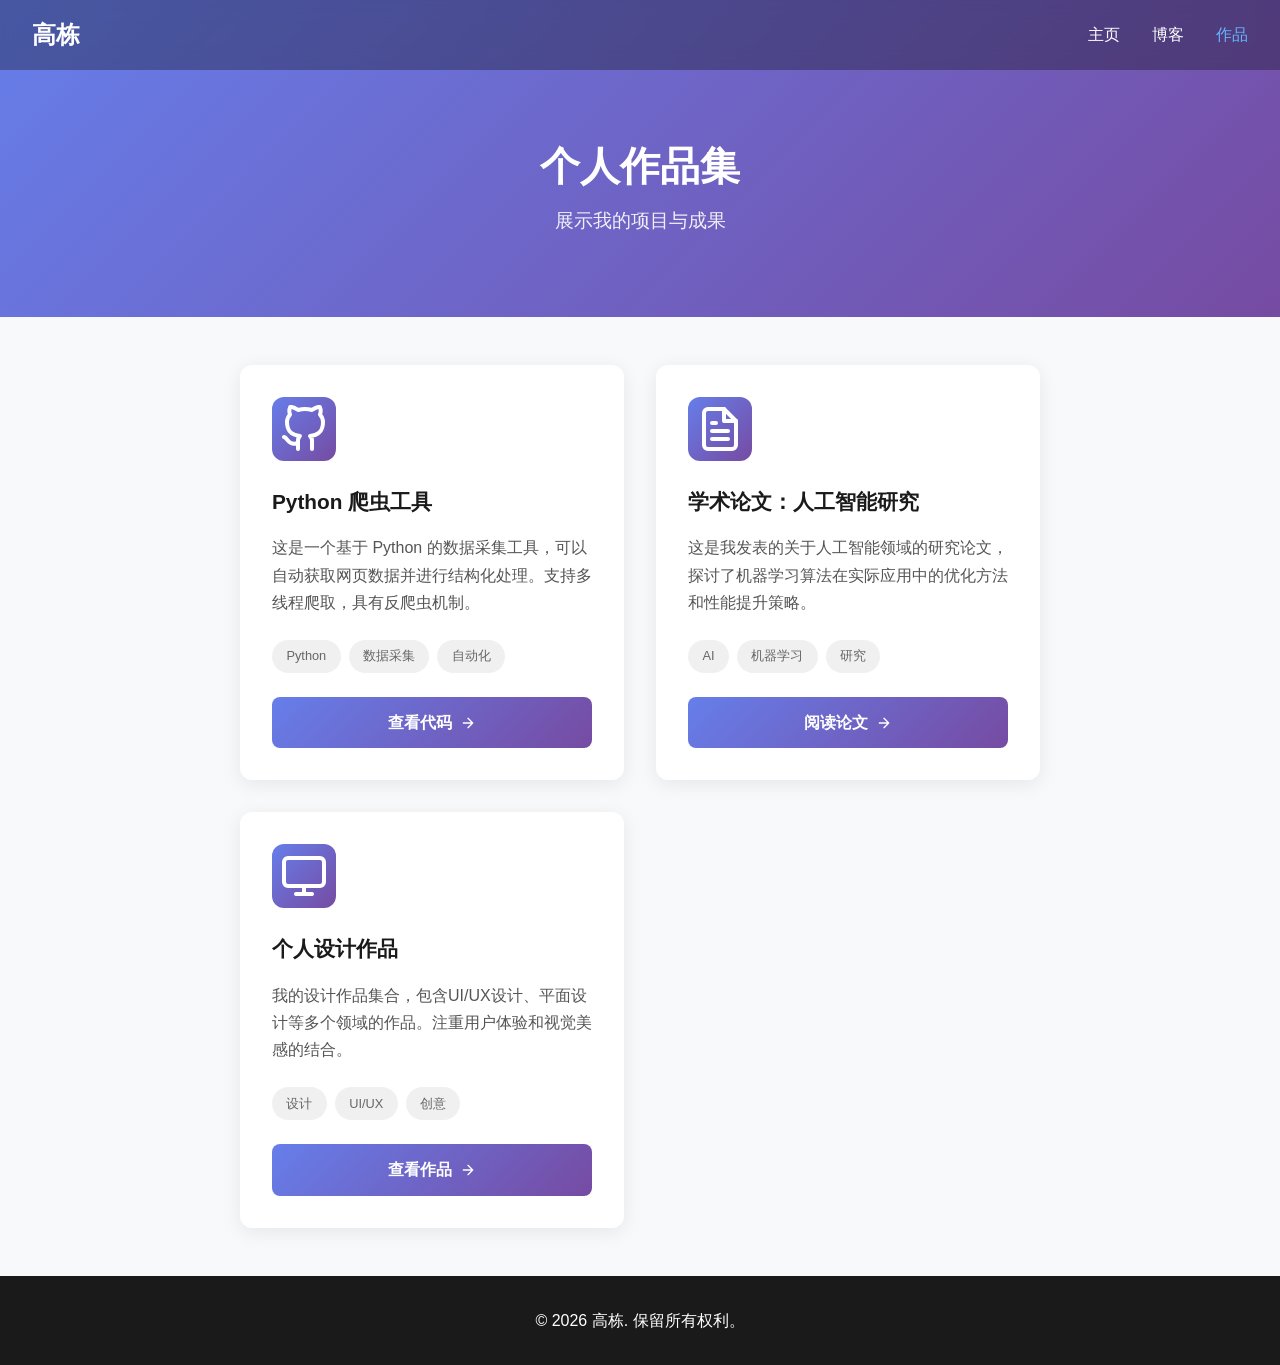
<file: portfolio.html>
<!DOCTYPE html>
<html lang="zh-CN">
<head>
    <meta charset="UTF-8">
    <meta name="viewport" content="width=device-width, initial-scale=1.0">
    <title>作品集 - 高栋</title>
    <link rel="stylesheet" href="style.css">
</head>
<body>
    <!-- 页面头部 -->
    <header class="page-header">
        <nav class="navbar">
            <div class="nav-brand">高栋</div>
            <ul class="nav-menu">
                <li><a href="index.html">主页</a></li>
                <li><a href="blog.html">博客</a></li>
                <li><a href="portfolio.html" class="active">作品</a></li>
            </ul>
        </nav>
        <div class="page-title-section">
            <h1 class="page-title">个人作品集</h1>
            <p class="page-subtitle">展示我的项目与成果</p>
        </div>
    </header>

    <!-- 作品内容区域 -->
    <main class="page-content">
        <div class="container">
            <div class="portfolio-grid">
                <!-- 作品 1 -->
                <div class="portfolio-card">
                    <div class="portfolio-icon">
                        <svg xmlns="http://www.w3.org/2000/svg" width="48" height="48" viewBox="0 0 24 24" fill="none" stroke="currentColor" stroke-width="2" stroke-linecap="round" stroke-linejoin="round">
                            <path d="M9 19c-5 1.5-5-2.5-7-3m14 6v-3.87a3.37 3.37 0 0 0-.94-2.61c3.14-.35 6.44-1.54 6.44-7A5.44 5.44 0 0 0 20 4.77 5.07 5.07 0 0 0 19.91 1S18.73.65 16 2.48a13.38 13.38 0 0 0-7 0C6.27.65 5.09 1 5.09 1A5.07 5.07 0 0 0 5 4.77a5.44 5.44 0 0 0-1.5 3.78c0 5.42 3.3 6.61 6.44 7A3.37 3.37 0 0 0 9 18.13V22"></path>
                        </svg>
                    </div>
                    <h2 class="portfolio-title">Python 爬虫工具</h2>
                    <p class="portfolio-description">这是一个基于 Python 的数据采集工具，可以自动获取网页数据并进行结构化处理。支持多线程爬取，具有反爬虫机制。</p>
                    <div class="portfolio-tags">
                        <span class="portfolio-tag">Python</span>
                        <span class="portfolio-tag">数据采集</span>
                        <span class="portfolio-tag">自动化</span>
                    </div>
                    <a href="https://github.com/gd0823/your-repo" target="_blank" class="portfolio-btn">
                        <span>查看代码</span>
                        <svg xmlns="http://www.w3.org/2000/svg" width="16" height="16" viewBox="0 0 24 24" fill="none" stroke="currentColor" stroke-width="2" stroke-linecap="round" stroke-linejoin="round">
                            <path d="M5 12h14M12 5l7 7-7 7"></path>
                        </svg>
                    </a>
                </div>

                <!-- 作品 2 -->
                <div class="portfolio-card">
                    <div class="portfolio-icon">
                        <svg xmlns="http://www.w3.org/2000/svg" width="48" height="48" viewBox="0 0 24 24" fill="none" stroke="currentColor" stroke-width="2" stroke-linecap="round" stroke-linejoin="round">
                            <path d="M14 2H6a2 2 0 0 0-2 2v16a2 2 0 0 0 2 2h12a2 2 0 0 0 2-2V8z"></path>
                            <polyline points="14 2 14 8 20 8"></polyline>
                            <line x1="16" y1="13" x2="8" y2="13"></line>
                            <line x1="16" y1="17" x2="8" y2="17"></line>
                            <polyline points="10 9 9 9 8 9"></polyline>
                        </svg>
                    </div>
                    <h2 class="portfolio-title">学术论文：人工智能研究</h2>
                    <p class="portfolio-description">这是我发表的关于人工智能领域的研究论文，探讨了机器学习算法在实际应用中的优化方法和性能提升策略。</p>
                    <div class="portfolio-tags">
                        <span class="portfolio-tag">AI</span>
                        <span class="portfolio-tag">机器学习</span>
                        <span class="portfolio-tag">研究</span>
                    </div>
                    <a href="assets/files/paper.pdf" target="_blank" class="portfolio-btn">
                        <span>阅读论文</span>
                        <svg xmlns="http://www.w3.org/2000/svg" width="16" height="16" viewBox="0 0 24 24" fill="none" stroke="currentColor" stroke-width="2" stroke-linecap="round" stroke-linejoin="round">
                            <path d="M5 12h14M12 5l7 7-7 7"></path>
                        </svg>
                    </a>
                </div>

                <!-- 作品 3 -->
                <div class="portfolio-card">
                    <div class="portfolio-icon">
                        <svg xmlns="http://www.w3.org/2000/svg" width="48" height="48" viewBox="0 0 24 24" fill="none" stroke="currentColor" stroke-width="2" stroke-linecap="round" stroke-linejoin="round">
                            <rect x="2" y="3" width="20" height="14" rx="2" ry="2"></rect>
                            <line x1="8" y1="21" x2="16" y2="21"></line>
                            <line x1="12" y1="17" x2="12" y2="21"></line>
                        </svg>
                    </div>
                    <h2 class="portfolio-title">个人设计作品</h2>
                    <p class="portfolio-description">我的设计作品集合，包含UI/UX设计、平面设计等多个领域的作品。注重用户体验和视觉美感的结合。</p>
                    <div class="portfolio-tags">
                        <span class="portfolio-tag">设计</span>
                        <span class="portfolio-tag">UI/UX</span>
                        <span class="portfolio-tag">创意</span>
                    </div>
                    <a href="#" class="portfolio-btn">
                        <span>查看作品</span>
                        <svg xmlns="http://www.w3.org/2000/svg" width="16" height="16" viewBox="0 0 24 24" fill="none" stroke="currentColor" stroke-width="2" stroke-linecap="round" stroke-linejoin="round">
                            <path d="M5 12h14M12 5l7 7-7 7"></path>
                        </svg>
                    </a>
                </div>
            </div>
        </div>
    </main>

    <!-- 页脚 -->
    <footer class="footer">
        <p>&copy; 2026 高栋. 保留所有权利。</p>
    </footer>
</body>
</html>
</file>
<file: style.css>
* {
  margin: 0;
  padding: 0;
  box-sizing: border-box;
}

body {
  font-family: -apple-system, BlinkMacSystemFont, "Segoe UI", Roboto, "Helvetica Neue", Arial, sans-serif;
  line-height: 1.6;
  background-color: #f8f9fa;
}

/* Hero Section */
.hero-section {
  position: relative;
  height: 100vh;
  overflow: hidden;
}

.hero-background {
  position: absolute;
  top: 0;
  left: 0;
  width: 100%;
  height: 100%;
  background-position: center;
  background-repeat: no-repeat;
  background-size: cover;
  z-index: -1;
}

.hero-overlay {
  position: absolute;
  top: 0;
  left: 0;
  width: 100%;
  height: 100%;
  background: rgba(0, 0, 0, 0.3);
}

.hero-content {
  position: relative;
  z-index: 10;
  display: flex;
  flex-direction: column;
  align-items: center;
  justify-content: center;
  height: 100vh;
  color: white;
  text-align: center;
}

.hero-title {
  font-size: 3rem;
  margin-bottom: 1rem;
  animation: fadeIn 2s;
  text-shadow: 2px 2px 4px rgba(0, 0, 0, 0.5);
}

.hero-subtitle {
  font-size: 1.5rem;
  margin-bottom: 2rem;
  text-shadow: 2px 2px 4px rgba(0, 0, 0, 0.5);
}

.scroll-indicator {
  color: white;
  text-decoration: none;
  padding: 1rem 2rem;
  border: 2px solid white;
  border-radius: 30px;
  transition: all 0.3s;
  text-shadow: 1px 1px 2px rgba(0, 0, 0, 0.5);
}

.scroll-indicator:hover {
  background-color: rgba(255, 255, 255, 0.2);
}

/* Navbar - 深色背景 */
.navbar {
  position: absolute;
  top: 0;
  left: 0;
  right: 0;
  z-index: 100;
  display: flex;
  justify-content: space-between;
  align-items: center;
  padding: 1rem 2rem;
  background-color: rgba(0, 0, 0, 0.7);
  backdrop-filter: blur(10px);
}

.nav-brand {
  font-size: 1.5rem;
  font-weight: bold;
  color: white;
}

.nav-menu {
  display: flex;
  list-style: none;
  gap: 2rem;
}

.navbar a {
  text-decoration: none;
  color: white;
  transition: color 0.3s;
  font-weight: 500;
}

.navbar a:hover,
.navbar a.active {
  color: #66b3ff;
}

/* Page Header for Blog and Portfolio */
.page-header {
  background: linear-gradient(135deg, #667eea 0%, #764ba2 100%);
  color: white;
  padding-bottom: 3rem;
}

.page-header .navbar {
  position: relative;
  background-color: rgba(0, 0, 0, 0.3);
}

.page-title-section {
  text-align: center;
  padding: 4rem 2rem 2rem;
}

.page-title {
  font-size: 2.5rem;
  margin-bottom: 0.5rem;
  font-weight: 700;
}

.page-subtitle {
  font-size: 1.2rem;
  opacity: 0.9;
}

/* Page Content */
.page-content {
  padding: 3rem 2rem;
  min-height: 60vh;
}

/* Blog Styles */
.blog-grid {
  display: grid;
  gap: 2rem;
  max-width: 900px;
  margin: 0 auto;
}

.blog-card {
  background: white;
  border-radius: 12px;
  padding: 2rem;
  box-shadow: 0 4px 20px rgba(0, 0, 0, 0.08);
  transition: all 0.3s;
}

.blog-card:hover {
  transform: translateY(-5px);
  box-shadow: 0 8px 30px rgba(0, 0, 0, 0.12);
}

.blog-header {
  margin-bottom: 1.5rem;
  border-bottom: 2px solid #f0f0f0;
  padding-bottom: 1rem;
}

.blog-title {
  font-size: 1.5rem;
  color: #1a1a1a;
  margin-bottom: 0.5rem;
  font-weight: 600;
}

.blog-date {
  color: #666;
  font-size: 0.9rem;
}

.blog-body {
  margin-bottom: 1.5rem;
  color: #333;
  line-height: 1.8;
}

.blog-body p {
  margin-bottom: 1rem;
}

.media-wrapper {
  margin-top: 1rem;
  border-radius: 8px;
  overflow: hidden;
}

.media-wrapper audio,
.media-wrapper video {
  width: 100%;
  border-radius: 8px;
}

.blog-footer {
  display: flex;
  gap: 0.5rem;
  flex-wrap: wrap;
}

.blog-tag {
  display: inline-block;
  padding: 0.4rem 1rem;
  background: #e3f2fd;
  color: #1976d2;
  border-radius: 20px;
  font-size: 0.85rem;
  font-weight: 500;
}

/* Portfolio Styles */
.portfolio-grid {
  display: grid;
  grid-template-columns: repeat(auto-fit, minmax(300px, 1fr));
  gap: 2rem;
  max-width: 1200px;
  margin: 0 auto;
}

.portfolio-card {
  background: white;
  border-radius: 12px;
  padding: 2rem;
  box-shadow: 0 4px 20px rgba(0, 0, 0, 0.08);
  transition: all 0.3s;
  display: flex;
  flex-direction: column;
}

.portfolio-card:hover {
  transform: translateY(-5px);
  box-shadow: 0 8px 30px rgba(0, 0, 0, 0.12);
}

.portfolio-icon {
  width: 64px;
  height: 64px;
  background: linear-gradient(135deg, #667eea 0%, #764ba2 100%);
  border-radius: 12px;
  display: flex;
  align-items: center;
  justify-content: center;
  margin-bottom: 1.5rem;
  color: white;
}

.portfolio-title {
  font-size: 1.3rem;
  color: #1a1a1a;
  margin-bottom: 1rem;
  font-weight: 600;
}

.portfolio-description {
  color: #555;
  line-height: 1.7;
  margin-bottom: 1.5rem;
  flex-grow: 1;
}

.portfolio-tags {
  display: flex;
  gap: 0.5rem;
  flex-wrap: wrap;
  margin-bottom: 1.5rem;
}

.portfolio-tag {
  display: inline-block;
  padding: 0.4rem 0.9rem;
  background: #f0f0f0;
  color: #666;
  border-radius: 20px;
  font-size: 0.8rem;
  font-weight: 500;
}

.portfolio-btn {
  display: inline-flex;
  align-items: center;
  justify-content: center;
  gap: 0.5rem;
  padding: 0.8rem 1.5rem;
  background: linear-gradient(135deg, #667eea 0%, #764ba2 100%);
  color: white;
  text-decoration: none;
  border-radius: 8px;
  font-weight: 600;
  transition: all 0.3s;
}

.portfolio-btn:hover {
  transform: translateY(-2px);
  box-shadow: 0 6px 20px rgba(102, 126, 234, 0.4);
}

/* About Section - 模糊背景图片 */
.about-section {
  position: relative;
  padding: 4rem 2rem;
  min-height: 100vh;
  overflow: hidden;
}

.about-section::before {
  content: '';
  position: absolute;
  top: 0;
  left: 0;
  right: 0;
  bottom: 0;
  background-image: url('https://images.unsplash.com/photo-1506905925346-21bda4d32df4?w=1920&q=80');
  background-position: center;
  background-repeat: no-repeat;
  background-size: cover;
  filter: blur(8px);
  transform: scale(1.1);
  z-index: -1;
}

.about-section::after {
  content: '';
  position: absolute;
  top: 0;
  left: 0;
  right: 0;
  bottom: 0;
  background: rgba(255, 255, 255, 0.85);
  z-index: 0;
}

.container {
  max-width: 800px;
  margin: 0 auto;
  position: relative;
  z-index: 1;
}

.about-content {
  background: rgba(255, 255, 255, 0.95);
  padding: 3rem;
  border-radius: 15px;
  box-shadow: 0 10px 40px rgba(0, 0, 0, 0.1);
}

.about-content h2 {
  font-size: 2rem;
  margin-bottom: 1rem;
  color: #1a1a1a;
  font-weight: 700;
}

.about-content p {
  margin-bottom: 1rem;
  color: #333;
  font-size: 1.1rem;
}

.cv-section, .contact-section {
  margin-top: 2.5rem;
  padding: 2rem;
  background: rgba(240, 248, 255, 0.9);
  border-radius: 10px;
  border-left: 4px solid #007BFF;
}

.cv-section h3, .contact-section h3 {
  font-size: 1.5rem;
  margin-bottom: 1rem;
  color: #1a1a1a;
  font-weight: 600;
}

.cv-section p {
  color: #444;
}

.btn {
  display: inline-flex;
  align-items: center;
  gap: 0.5rem;
  padding: 0.75rem 1.5rem;
  text-decoration: none;
  border-radius: 5px;
  transition: all 0.3s;
  font-weight: 600;
}

.btn-primary {
  background-color: #007BFF;
  color: white;
  box-shadow: 0 4px 15px rgba(0, 123, 255, 0.3);
}

.btn-primary:hover {
  background-color: #0056b3;
  transform: translateY(-2px);
  box-shadow: 0 6px 20px rgba(0, 123, 255, 0.4);
}

.contact-links {
  display: flex;
  gap: 1rem;
}

.contact-link {
  padding: 0.75rem 1.5rem;
  background-color: #007BFF;
  color: white;
  text-decoration: none;
  border-radius: 5px;
  transition: all 0.3s;
  font-weight: 600;
  box-shadow: 0 4px 15px rgba(0, 123, 255, 0.3);
}

.contact-link:hover {
  background-color: #0056b3;
  transform: translateY(-2px);
  box-shadow: 0 6px 20px rgba(0, 123, 255, 0.4);
}

/* Footer */
.footer {
  padding: 2rem;
  text-align: center;
  background-color: #1a1a1a;
  color: white;
  position: relative;
  z-index: 1;
}

/* Animations */
@keyframes fadeIn {
  from { opacity: 0; }
  to { opacity: 1; }
}

/* Responsive */
@media (max-width: 768px) {
  .navbar {
    flex-direction: column;
    gap: 1rem;
    padding: 1rem;
  }
  
  .nav-menu {
    gap: 1rem;
  }
  
  .hero-title {
    font-size: 2rem;
  }
  
  .hero-subtitle {
    font-size: 1rem;
  }
  
  .page-title {
    font-size: 2rem;
  }
  
  .page-subtitle {
    font-size: 1rem;
  }
  
  .about-content {
    padding: 2rem;
  }
  
  .contact-links {
    flex-direction: column;
  }
  
  .cv-section, .contact-section {
    padding: 1.5rem;
  }
  
  .portfolio-grid {
    grid-template-columns: 1fr;
  }
  
  .blog-card {
    padding: 1.5rem;
  }
}
</file>
